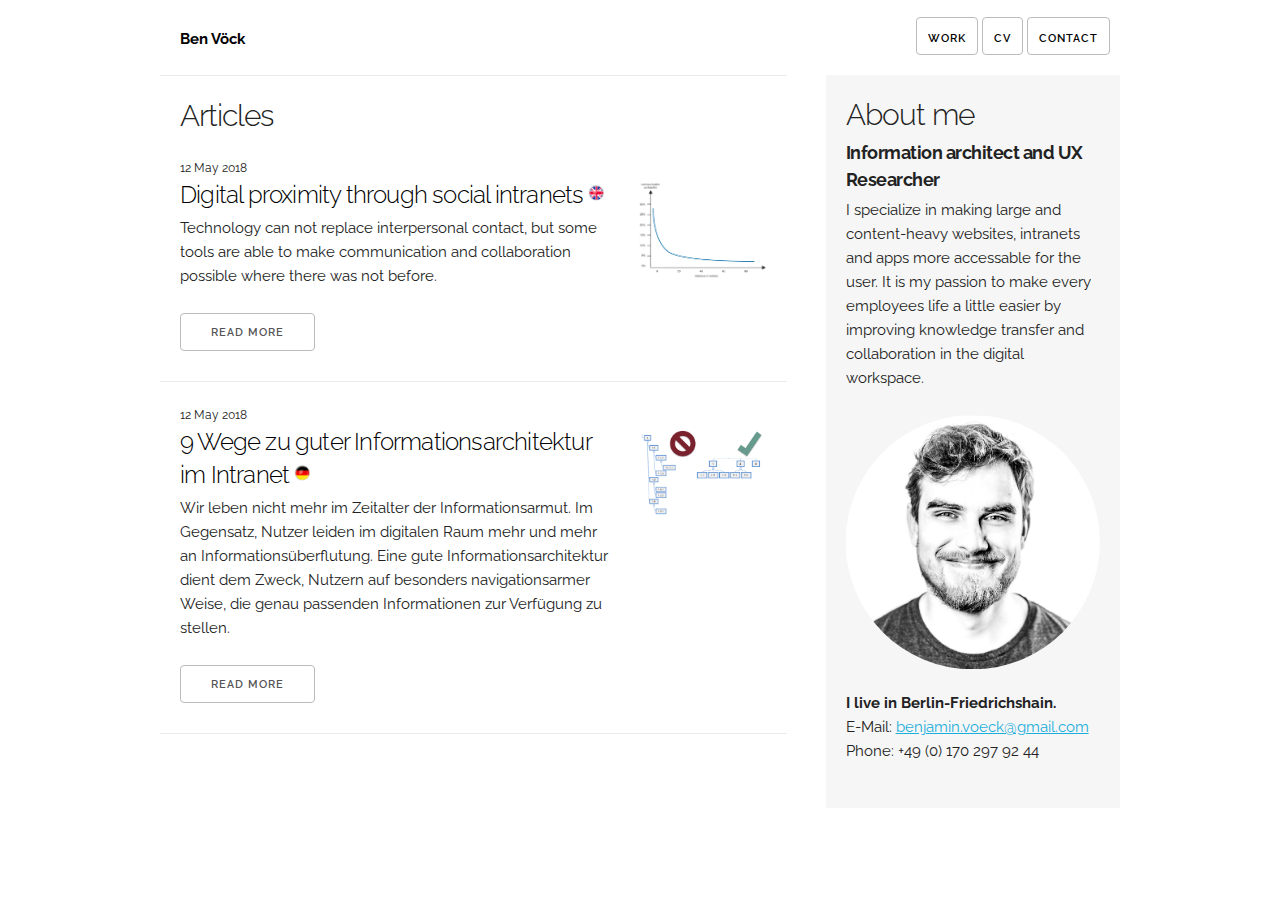
<file: index.html>
<!DOCTYPE html>
<html lang="en">
<head>

  <!-- Basic Page Needs
  –––––––––––––––––––––––––––––––––––––––––––––––––– -->
  <meta charset="utf-8">
  <title>Ben Vöck</title>
  <meta name="description" content="">
  <meta name="author" content="">

  <!-- Mobile Specific Metas
  –––––––––––––––––––––––––––––––––––––––––––––––––– -->
  <meta name="viewport" content="width=device-width, initial-scale=1">

  <!-- FONT
  –––––––––––––––––––––––––––––––––––––––––––––––––– -->
  <link href="//fonts.googleapis.com/css?family=Raleway:400,300,600" rel="stylesheet" type="text/css">

  <!-- CSS
  –––––––––––––––––––––––––––––––––––––––––––––––––– -->
  <link rel="stylesheet" href="css/normalize.css">
  <link rel="stylesheet" href="css/skeleton.css">

  <!-- Favicon
  –––––––––––––––––––––––––––––––––––––––––––––––––– -->
  <link rel="icon" type="image/png" href="images/favicon.png">

</head>
<body>

  <!-- Primary Page Layout
  –––––––––––––––––––––––––––––––––––––––––––––––––– -->
   <div class="container">
    <div id="navbar"> 
      <div class="header">
             <h6><strong><a href="index.html" style="color: black; text-decoration: none;">Ben Vöck</a></strong></h6>
           </div>
      <div id="navlinks">
        <ul>  
          <li><a href="pages/work.html" class="button" style="margin-top: 7px">Work</a></li> 
          <li><a href="work.html" class="button" style="margin-top: 7px">CV</a></li> 
          <li><a href="#contactme" class="button">Contact</a></li> 
        </ul> 
      </div>
    </div>
  </div>

    <div class="container">
      <div class="row">
        <div class="eight columns">

          <div class="row">
            <div class="box-headline">
            <div class="twelve columns">
              <h3>Articles</h3>
            </div>
          </div>
          </div>

          <div class="row" style="margin-top: -20px;">
          <div class="box-article">
            <div class="twelve columns">
              <small>12 May 2018</small>
            </div>
            <div class="row">
              <div class="nine columns">
                <h4 style="margin-top: 0px;"><a href="digitalproximity.html" style="color: black; text-decoration: none;">Digital proximity through social intranets</a><img src="images/gb64.png" width="27px" height="20px" alt="United Kingdom"/></h4>
                <p style="margin-top: -15px;">Technology can not replace interpersonal contact, but some tools are able to make communication and collaboration possible where there was not before.</p>
              </div>

              <div class="three columns">
                <img src="images/communication probability.png" width="100%" height="100%">
              </div>
              <div class="row">
                <div class="twelve columns">
                  <a href="digitalproximity.html" class="button">Read more</a>
                </div>
              </div>
            </div>
          </div>

          <div class="box-article">
            <div class="twelve columns">
              <small>12 May 2018</small>
            </div>
            <div class="row">
              <div class="nine columns">
                <h4><a href="9-tipps-ia.html" style="color: black; text-decoration: none;">9 Wege zu guter Informationsarchitektur im Intranet</a><img src="images/de64.png" width="27px" height="20px" alt="Deutschland" /></h4>
                <p style="margin-top: -15px;">Wir leben nicht mehr im Zeitalter der Informationsarmut. Im Gegensatz, Nutzer leiden im digitalen Raum mehr und mehr an Informationsüberflutung. Eine gute Informationsarchitektur dient dem Zweck, Nutzern auf besonders navigationsarmer Weise, die genau passenden Informationen zur Verfügung zu stellen.</p>
              </div>

              <div class="three columns">
                <img src="images/ia.png" width="100%" height="100%">
              </div>
              <div class="row">
                <div class="twelve columns">
                  <a href="9-tipps-ia.html" class="button">Read more</a>
                </div>
              </div>
            </div>
            </div>
          </div>

        </div>
        <div class="four columns">
        <div class="box-grey">
            <h3>About me</h3>
            <h5 style="margin-top: -15px;"><strong>Information architect and UX Researcher</strong></h5>
            <p style="margin-top: -15px;">I specialize in making large and content-heavy websites, intranets and apps more accessable for the user. It is my passion to make every employees life a little easier by improving knowledge transfer and collaboration in the digital workspace.</p>
            <img src="images/benv.jpg" width="100%" height="100%" class="clip-circle">
            <p><strong>I live in Berlin-Friedrichshain.</strong><br>E-Mail: <a href="mailto:benjamin.voeck@gmail.com">benjamin.voeck@gmail.com</a><br>Phone: +49 (0) 170 297 92 44</p>
          </div>
        </div>
      </div>
    </div>


<!-- End Document
  –––––––––––––––––––––––––––––––––––––––––––––––––– -->
</body>
</html>
</file>
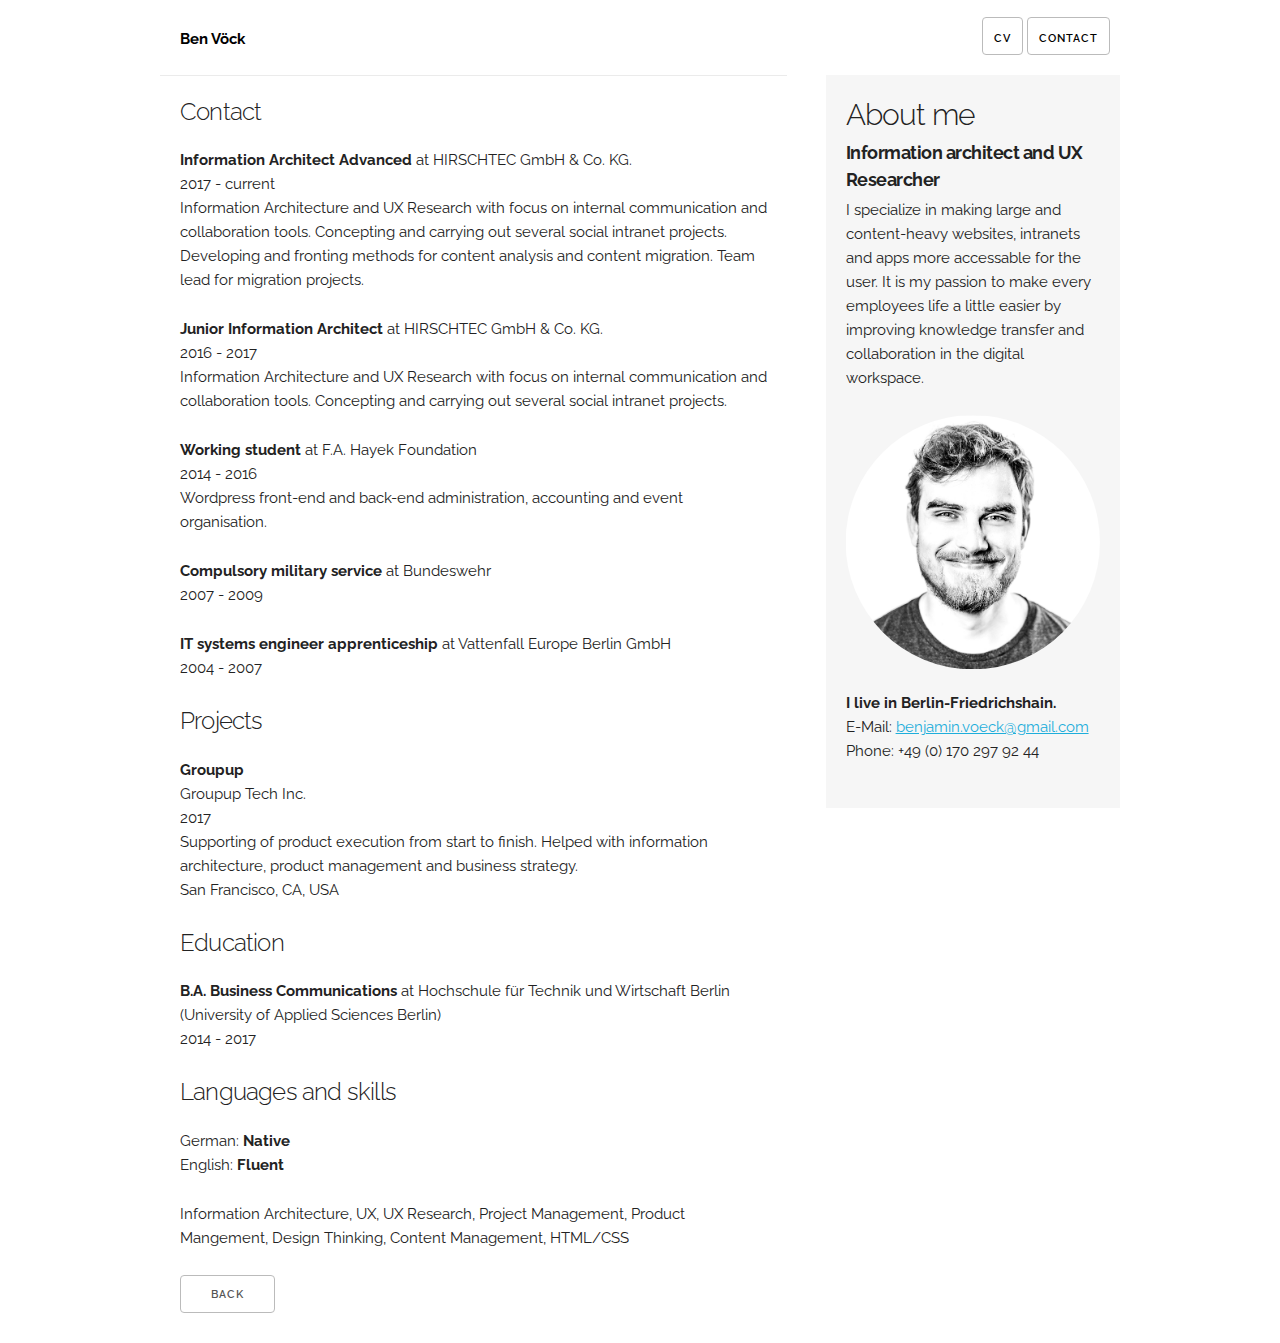
<file: contact.html>
<!DOCTYPE html>
<html lang="en">
<head>

  <!-- Basic Page Needs
  –––––––––––––––––––––––––––––––––––––––––––––––––– -->
  <meta charset="utf-8">
  <title>Ben Vöck</title>
  <meta name="description" content="">
  <meta name="author" content="">

  <!-- Mobile Specific Metas
  –––––––––––––––––––––––––––––––––––––––––––––––––– -->
  <meta name="viewport" content="width=device-width, initial-scale=1">

  <!-- FONT
  –––––––––––––––––––––––––––––––––––––––––––––––––– -->
  <link href="//fonts.googleapis.com/css?family=Raleway:400,300,600" rel="stylesheet" type="text/css">

  <!-- CSS
  –––––––––––––––––––––––––––––––––––––––––––––––––– -->
  <link rel="stylesheet" href="css/normalize.css">
  <link rel="stylesheet" href="css/skeleton.css">

  <!-- Favicon
  –––––––––––––––––––––––––––––––––––––––––––––––––– -->
  <link rel="icon" type="image/png" href="images/favicon.png">

</head>
<body>

  <!-- Primary Page Layout
  –––––––––––––––––––––––––––––––––––––––––––––––––– -->
   <div class="container">
    <div id="navbar"> 
      <div class="header">
             <h6><strong><a href="index.html" style="color: black; text-decoration: none;">Ben Vöck</a></strong></h6>
           </div>
      <div id="navlinks">
        <ul>  
          <li><a href="pages/work.html" class="button" style="margin-top: 7px">CV</a></li> 
          <li><a href="#contactme" class="button">Contact</a></li> 
        </ul> 
      </div>
    </div>
  </div>

    <div class="container">
      <div class="row">
        <div class="eight columns">
          <div class="box-headline">

            <div class="row">
              <div class="twelve columns">
                <h4>Contact</h4>
                <p style="margin-top: 0px;"><strong>Information Architect Advanced</strong> at HIRSCHTEC GmbH & Co. KG. <br> 2017 - current<br>
                Information Architecture and UX Research with focus on internal communication and collaboration tools. Concepting and carrying out several social intranet projects. Developing and fronting methods for content analysis and content migration. Team lead for migration projects.</p>

                <p style="margin-top: 0px;"><strong>Junior Information Architect</strong> at HIRSCHTEC GmbH & Co. KG. <br> 2016 - 2017<br>
                Information Architecture and UX Research with focus on internal communication and collaboration tools. Concepting and carrying out several social intranet projects.</p>

                <p style="margin-top: 0px;"><strong>Working student</strong> at F.A. Hayek Foundation<br> 2014 - 2016<br>
                Wordpress front-end and back-end administration, accounting and event organisation.</p>

                <p style="margin-top: 0px;"><strong>Compulsory military service</strong> at Bundeswehr<br> 2007 - 2009<br>
                </p>

                <p style="margin-top: 0px;"><strong>IT systems engineer apprenticeship</strong> at Vattenfall Europe Berlin GmbH<br> 2004 - 2007<br>
                </p>

                <h4>Projects</h4>
                <p style="margin-top: 0px;"><strong>Groupup</strong><br>Groupup Tech Inc.<br> 2017<br>
                Supporting of product execution from start to finish. Helped with information architecture, product management and business strategy.<br> San Francisco, CA, USA<br></p>
              

                <h4>Education</h4>
                <p style="margin-top: 0px;"><strong>B.A. Business Communications</strong> at Hochschule für Technik und Wirtschaft Berlin (University of Applied Sciences Berlin)<br> 2014 - 2017<br>
                </p>

                <h4>Languages and skills</h4>
                <p style="margin-top: 0px;">German: <strong>Native</strong><br>English: <strong>Fluent</strong></p><p>Information Architecture, UX, UX Research, Project Management, Product Mangement, Design Thinking, Content Management, HTML/CSS
                </p>

              </div>

              <div class="row">
                <div class="twelve columns">
                  <a href="index.html" class="button">Back</a>
                </div>
              </div>
            </div>
          </div>
        </div>

        <div class="four columns">
         <div class="box-grey">
            <h3>About me</h3>
            <h5 style="margin-top: -15px;"><strong>Information architect and UX Researcher</strong></h5>
            <p style="margin-top: -15px;">I specialize in making large and content-heavy websites, intranets and apps more accessable for the user. It is my passion to make every employees life a little easier by improving knowledge transfer and collaboration in the digital workspace.</p>
            <img src="images/benv.jpg" width="100%" height="100%" class="clip-circle">
            <p><strong>I live in Berlin-Friedrichshain.</strong><br>E-Mail: <a href="mailto:benjamin.voeck@gmail.com">benjamin.voeck@gmail.com</a><br>Phone: +49 (0) 170 297 92 44</p>
          </div>
        </div>
      </div>
    </div>


<!-- End Document
  –––––––––––––––––––––––––––––––––––––––––––––––––– -->
</body>
</html>
</file>
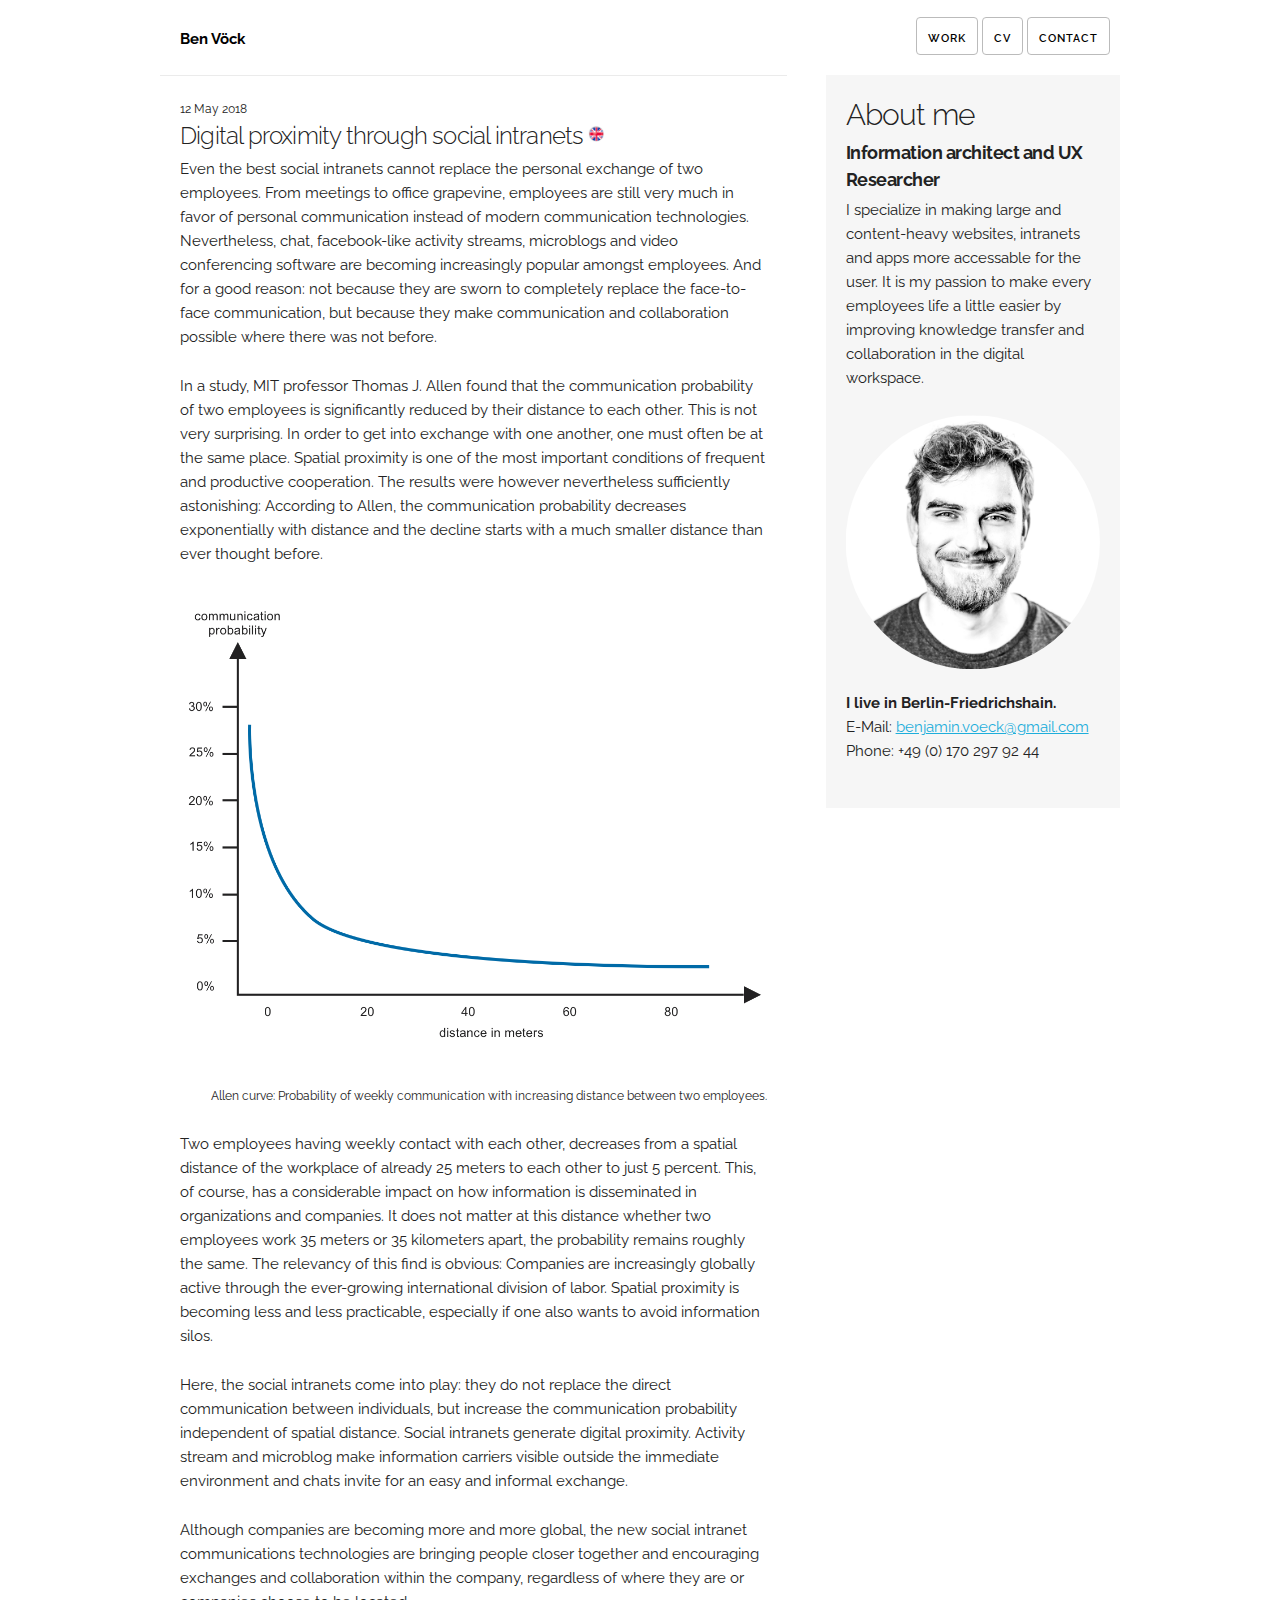
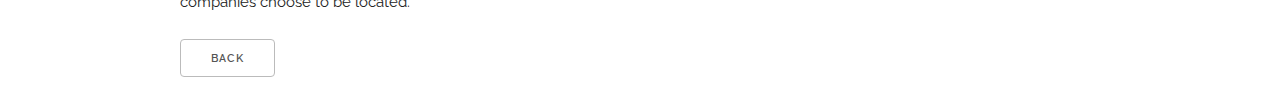
<file: digitalproximity.html>
<!DOCTYPE html>
<html lang="en">
<head>

  <!-- Basic Page Needs
  –––––––––––––––––––––––––––––––––––––––––––––––––– -->
  <meta charset="utf-8">
  <title>Ben Vöck</title>
  <meta name="description" content="">
  <meta name="author" content="">

  <!-- Mobile Specific Metas
  –––––––––––––––––––––––––––––––––––––––––––––––––– -->
  <meta name="viewport" content="width=device-width, initial-scale=1">

  <!-- FONT
  –––––––––––––––––––––––––––––––––––––––––––––––––– -->
  <link href="//fonts.googleapis.com/css?family=Raleway:400,300,600" rel="stylesheet" type="text/css">

  <!-- CSS
  –––––––––––––––––––––––––––––––––––––––––––––––––– -->
  <link rel="stylesheet" href="css/normalize.css">
  <link rel="stylesheet" href="css/skeleton.css">

  <!-- Favicon
  –––––––––––––––––––––––––––––––––––––––––––––––––– -->
  <link rel="icon" type="image/png" href="images/favicon.png">

</head>
<body>

  <!-- Primary Page Layout
  –––––––––––––––––––––––––––––––––––––––––––––––––– -->
   <div class="container">
    <div id="navbar"> 
      <div class="header">
             <h6><strong><a href="index.html" style="color: black; text-decoration: none;">Ben Vöck</a></strong></h6>
           </div>
      <div id="navlinks">
        <ul>  
          <li><a href="pages/work.html" class="button" style="margin-top: 7px">Work</a></li> 
          <li><a href="pages/work.html" class="button" style="margin-top: 7px">CV</a></li> 
          <li><a href="#contactme" class="button">Contact</a></li> 
        </ul> 
      </div>
    </div>
  </div>

    <div class="container">
      <div class="row">
        <div class="eight columns">
          <div class="box-headline">
            <div class="twelve columns">
              <small>12 May 2018</small>
            </div>
            <div class="row">
              <div class="twelve columns">
                <h4>Digital proximity through social intranets<img src="images/gb64.png" width="27px" height="20px" alt="United Kingdom" /></h4>
                <p style="margin-top: -15px;">Even the best social intranets cannot replace the personal exchange of two employees. From meetings to office grapevine, employees are still very much in favor of personal communication instead of modern communication technologies. Nevertheless, chat, facebook-like activity streams, microblogs and video conferencing software are becoming increasingly popular amongst employees. And for a good reason: not because they are sworn to completely replace the face-to-face communication, but because they make communication and collaboration possible where there was not before.</p><p>In a study, MIT professor Thomas J. Allen found that the communication probability of two employees is significantly reduced by their distance to each other. This is not very surprising. In order to get into exchange with one another, one must often be at the same place. Spatial proximity is one of the most important conditions of frequent and productive cooperation. The results were however nevertheless sufficiently astonishing: According to Allen, the communication probability decreases exponentially with distance and the decline starts with a much smaller distance than ever thought before.</p>
                <img src="images/communication probability.png" width="100%" height="100%">
                <p style="text-align: right"><small>Allen curve: Probability of weekly communication with increasing distance between two employees.</small></p>
                <p>Two employees having weekly contact with each other, decreases from a spatial distance of the workplace of already 25 meters to each other to just 5 percent. This, of course, has a considerable impact on how information is disseminated in organizations and companies. It does not matter at this distance whether two employees work 35 meters or 35 kilometers apart, the probability remains roughly the same. The relevancy of this find is obvious: Companies are increasingly globally active through the ever-growing international division of labor. Spatial proximity is becoming less and less practicable, especially if one also wants to avoid information silos.</p><p>Here, the social intranets come into play: they do not replace the direct communication between individuals, but increase the communication probability independent of spatial distance. Social intranets generate digital proximity. Activity stream and microblog make information carriers visible outside the immediate environment and chats invite for an easy and informal exchange.</p><p>Although companies are becoming more and more global, the new social intranet communications technologies are bringing people closer together and encouraging exchanges and collaboration within the company, regardless of where they are or companies choose to be located.</p>

              </div>

              <div class="row">
                <div class="twelve columns">
                  <a href="index.html" class="button">Back</a>
                </div>
              </div>
            </div>
          </div>
        </div>

        <div class="four columns">
         <div class="box-grey">
            <h3>About me</h3>
            <h5 style="margin-top: -15px;"><strong>Information architect and UX Researcher</strong></h5>
            <p style="margin-top: -15px;">I specialize in making large and content-heavy websites, intranets and apps more accessable for the user. It is my passion to make every employees life a little easier by improving knowledge transfer and collaboration in the digital workspace.</p>
            <img src="images/benv.jpg" width="100%" height="100%" class="clip-circle">
            <p><strong>I live in Berlin-Friedrichshain.</strong><br>E-Mail: <a href="mailto:benjamin.voeck@gmail.com">benjamin.voeck@gmail.com</a><br>Phone: +49 (0) 170 297 92 44</p>
          </div>
        </div>
      </div>
    </div>


<!-- End Document
  –––––––––––––––––––––––––––––––––––––––––––––––––– -->
</body>
</html>
</file>
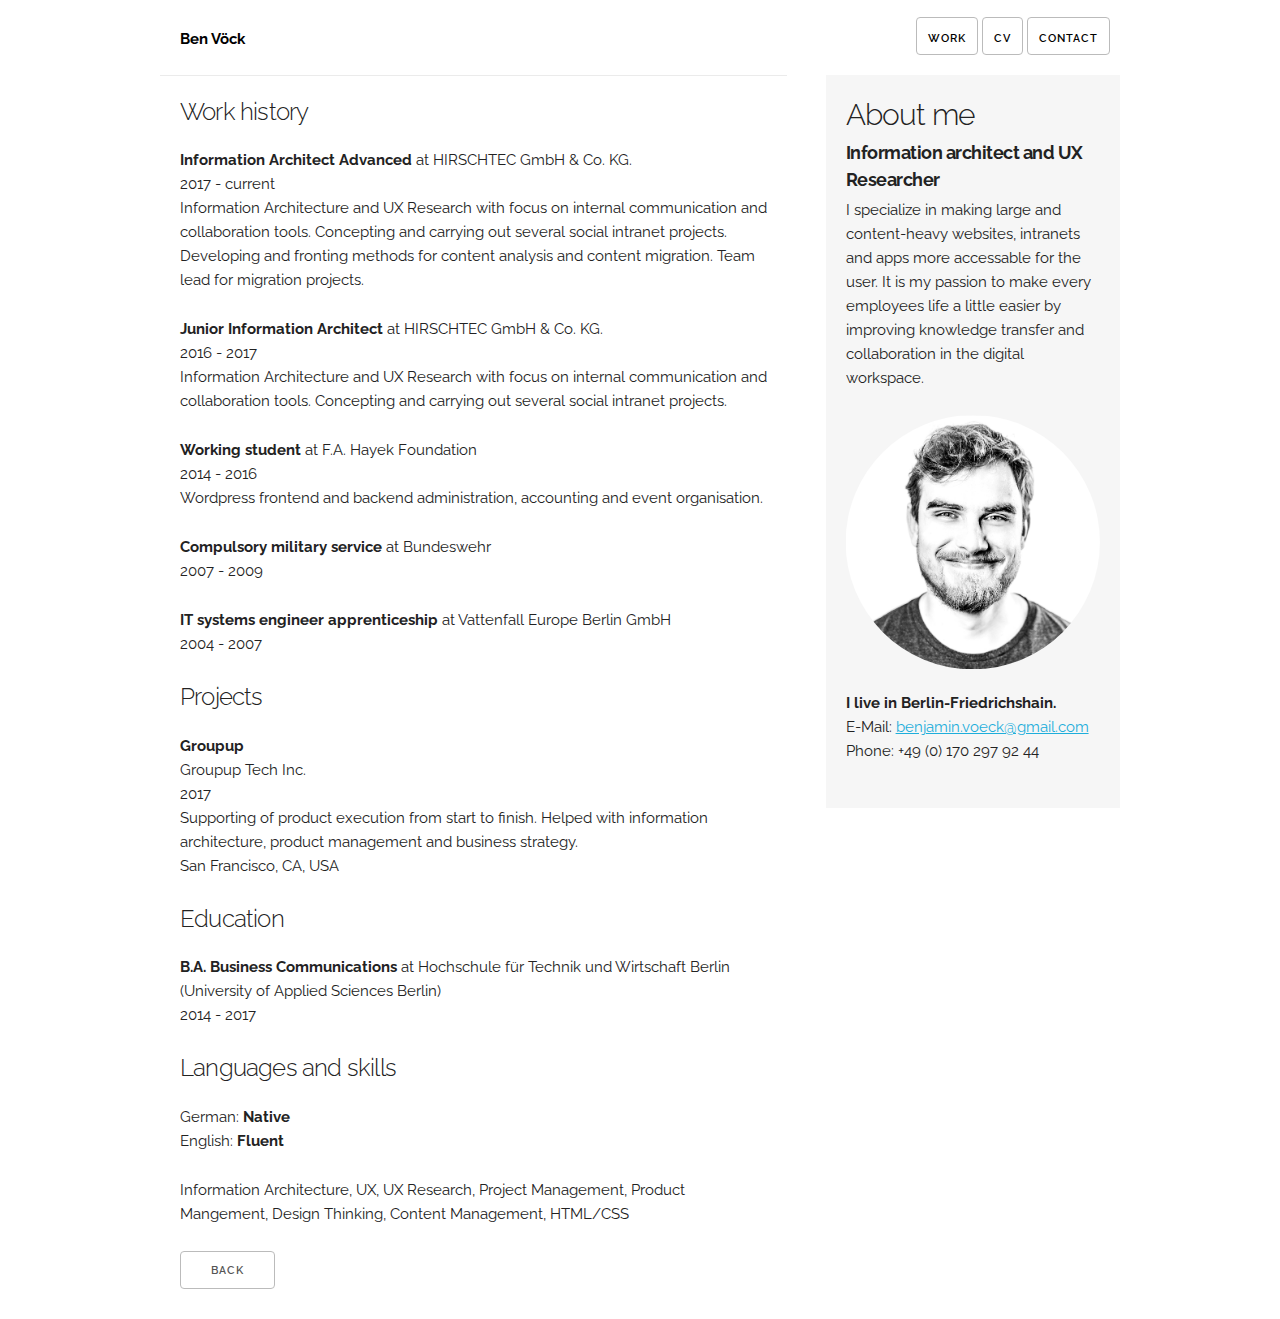
<file: work.html>
<!DOCTYPE html>
<html lang="en">
<head>

  <!-- Basic Page Needs
  –––––––––––––––––––––––––––––––––––––––––––––––––– -->
  <meta charset="utf-8">
  <title>Ben Vöck</title>
  <meta name="description" content="">
  <meta name="author" content="">

  <!-- Mobile Specific Metas
  –––––––––––––––––––––––––––––––––––––––––––––––––– -->
  <meta name="viewport" content="width=device-width, initial-scale=1">

  <!-- FONT
  –––––––––––––––––––––––––––––––––––––––––––––––––– -->
  <link href="//fonts.googleapis.com/css?family=Raleway:400,300,600" rel="stylesheet" type="text/css">

  <!-- CSS
  –––––––––––––––––––––––––––––––––––––––––––––––––– -->
  <link rel="stylesheet" href="css/normalize.css">
  <link rel="stylesheet" href="css/skeleton.css">

  <!-- Favicon
  –––––––––––––––––––––––––––––––––––––––––––––––––– -->
  <link rel="icon" type="image/png" href="images/favicon.png">

</head>
<body>

  <!-- Primary Page Layout
  –––––––––––––––––––––––––––––––––––––––––––––––––– -->
   <div class="container">
    <div id="navbar"> 
      <div class="header">
             <h6><strong><a href="index.html" style="color: black; text-decoration: none;">Ben Vöck</a></strong></h6>
           </div>
      <div id="navlinks">
        <ul>  
          <li><a href="pages/work.html" class="button" style="margin-top: 7px">Work</a></li> 
          <li><a href="pages/work.html" class="button" style="margin-top: 7px">CV</a></li> 
          <li><a href="#contactme" class="button">Contact</a></li> 
        </ul> 
      </div>
    </div>
  </div>

    <div class="container">
      <div class="row">
        <div class="eight columns">
          <div class="box-headline">

            <div class="row">
              <div class="twelve columns">
                <h4>Work history</h4>
                <p style="margin-top: 0px;"><strong>Information Architect Advanced</strong> at HIRSCHTEC GmbH & Co. KG. <br> 2017 - current<br>
                Information Architecture and UX Research with focus on internal communication and collaboration tools. Concepting and carrying out several social intranet projects. Developing and fronting methods for content analysis and content migration. Team lead for migration projects.</p>

                <p style="margin-top: 0px;"><strong>Junior Information Architect</strong> at HIRSCHTEC GmbH & Co. KG. <br> 2016 - 2017<br>
                Information Architecture and UX Research with focus on internal communication and collaboration tools. Concepting and carrying out several social intranet projects.</p>

                <p style="margin-top: 0px;"><strong>Working student</strong> at F.A. Hayek Foundation<br> 2014 - 2016<br>
                Wordpress frontend and backend administration, accounting and event organisation.</p>

                <p style="margin-top: 0px;"><strong>Compulsory military service</strong> at Bundeswehr<br> 2007 - 2009<br>
                </p>

                <p style="margin-top: 0px;"><strong>IT systems engineer apprenticeship</strong> at Vattenfall Europe Berlin GmbH<br> 2004 - 2007<br>
                </p>

                <h4>Projects</h4>
                <p style="margin-top: 0px;"><strong>Groupup</strong><br>Groupup Tech Inc.<br> 2017<br>
                Supporting of product execution from start to finish. Helped with information architecture, product management and business strategy.<br> San Francisco, CA, USA<br></p>
              

                <h4>Education</h4>
                <p style="margin-top: 0px;"><strong>B.A. Business Communications</strong> at Hochschule für Technik und Wirtschaft Berlin (University of Applied Sciences Berlin)<br> 2014 - 2017<br>
                </p>

                <h4>Languages and skills</h4>
                <p style="margin-top: 0px;">German: <strong>Native</strong><br>English: <strong>Fluent</strong></p><p>Information Architecture, UX, UX Research, Project Management, Product Mangement, Design Thinking, Content Management, HTML/CSS
                </p>

              </div>

              <div class="row">
                <div class="twelve columns">
                  <a href="index.html" class="button">Back</a>
                </div>
              </div>
            </div>
          </div>
        </div>

        <div class="four columns">
          <div class="box-grey">
            <h3>About me</h3>
            <h5 style="margin-top: -15px;"><strong>Information architect and UX Researcher</strong></h5>
            <p style="margin-top: -15px;">I specialize in making large and content-heavy websites, intranets and apps more accessable for the user. It is my passion to make every employees life a little easier by improving knowledge transfer and collaboration in the digital workspace.</p>
            <img src="images/benv.jpg" width="100%" height="100%" class="clip-circle">
            <p><strong>I live in Berlin-Friedrichshain.</strong><br>E-Mail: <a href="mailto:benjamin.voeck@gmail.com">benjamin.voeck@gmail.com</a><br>Phone: +49 (0) 170 297 92 44</p>
          </div>
        </div>
      </div>
    </div>


<!-- End Document
  –––––––––––––––––––––––––––––––––––––––––––––––––– -->
</body>
</html>
</file>
<file: css/skeleton.css>
/*
* Skeleton V2.0.4
* Copyright 2014, Dave Gamache
* www.getskeleton.com
* Free to use under the MIT license.
* http://www.opensource.org/licenses/mit-license.php
* 12/29/2014
*/


/* Table of contents
––––––––––––––––––––––––––––––––––––––––––––––––––
- Grid
- Base Styles
- Typography
- Links
- Buttons
- Forms
- Lists
- Code
- Tables
- Spacing
- Utilities
- Clearing
- Media Queries
*/


/* Grid
–––––––––––––––––––––––––––––––––––––––––––––––––– */
.container {
  position: relative;
  width: 100%;
  max-width: 960px;
  margin: 0 auto;
  padding: 0 0px;
  box-sizing: border-box; }

.header {
    margin: 0; 
  padding: 27px 0 0 20px; 
  float: left;
}

.column,
.columns {
  width: 100%;
  float: left;
  box-sizing: border-box; }

.box-headline {
  border-top: 1px solid #EBEBEB;
  margin-bottom: -20px;
  padding: 20px;
}

.box-article {
  border-top: 0px solid #EBEBEB;
  border-bottom: 1px solid #EBEBEB;
  margin: 0px 0px 0px 0px;
  padding: 20px;
}

.box-grey {
  background-color: #F6F6F6;
  margin: 0px 0px 0px 0px;
  padding: 20px;
}

.clip-circle{
  clip-path: circle(50% at center);
}

#navbar {
  height: 45px;
  width: 100%;
  border-bottom: 0px solid #EBEBEB;
}

#navlinks {
float: right;
}

#navbar ul { 
  margin: 0; 
  padding: 10px; 
  list-style-type: none; 
  text-align: center; 
  } 
 
#navbar ul li {  
  display: inline; 
  } 
 
#navbar ul li a { 
  text-decoration: none; 
  padding: .2em 1em; 
  color: #000; 
  } 
 
#navbar ul li a:hover { 
  color: #aaa; 
  } 

/* For devices larger than 400px */
@media (min-width: 400px) {
  .container {
    width: 100%;
    padding: 0; }
}

/* For devices larger than 550px */
@media (min-width: 550px) {
  .container {
    width: 100%; }
  .column,
  .columns {
    margin-left: 4%; }
  .column:first-child,
  .columns:first-child {
    margin-left: 0; }

  .one.column,
  .one.columns                    { width: 4.66666666667%; }
  .two.columns                    { width: 13.3333333333%; }
  .three.columns                  { width: 22%;            }
  .four.columns                   { width: 30.6666666667%; }
  .five.columns                   { width: 39.3333333333%; }
  .six.columns                    { width: 48%;            }
  .seven.columns                  { width: 56.6666666667%; }
  .eight.columns                  { width: 65.3333333333%; }
  .nine.columns                   { width: 74.0%;          }
  .ten.columns                    { width: 82.6666666667%; }
  .eleven.columns                 { width: 91.3333333333%; }
  .twelve.columns                 { width: 100%; margin-left: 0; }

  .one-third.column               { width: 30.6666666667%; }
  .two-thirds.column              { width: 65.3333333333%; }

  .one-half.column                { width: 48%; }

  /* Offsets */
  .offset-by-one.column,
  .offset-by-one.columns          { margin-left: 8.66666666667%; }
  .offset-by-two.column,
  .offset-by-two.columns          { margin-left: 17.3333333333%; }
  .offset-by-three.column,
  .offset-by-three.columns        { margin-left: 26%;            }
  .offset-by-four.column,
  .offset-by-four.columns         { margin-left: 34.6666666667%; }
  .offset-by-five.column,
  .offset-by-five.columns         { margin-left: 43.3333333333%; }
  .offset-by-six.column,
  .offset-by-six.columns          { margin-left: 52%;            }
  .offset-by-seven.column,
  .offset-by-seven.columns        { margin-left: 60.6666666667%; }
  .offset-by-eight.column,
  .offset-by-eight.columns        { margin-left: 69.3333333333%; }
  .offset-by-nine.column,
  .offset-by-nine.columns         { margin-left: 78.0%;          }
  .offset-by-ten.column,
  .offset-by-ten.columns          { margin-left: 86.6666666667%; }
  .offset-by-eleven.column,
  .offset-by-eleven.columns       { margin-left: 95.3333333333%; }

  .offset-by-one-third.column,
  .offset-by-one-third.columns    { margin-left: 34.6666666667%; }
  .offset-by-two-thirds.column,
  .offset-by-two-thirds.columns   { margin-left: 69.3333333333%; }

  .offset-by-one-half.column,
  .offset-by-one-half.columns     { margin-left: 52%; }

}


/* Base Styles
–––––––––––––––––––––––––––––––––––––––––––––––––– */
/* NOTE
html is set to 62.5% so that all the REM measurements throughout Skeleton
are based on 10px sizing. So basically 1.5rem = 15px :) */
html {
  font-size: 62.5%; }
body {
  font-size: 1.5em; /* currently ems cause chrome bug misinterpreting rems on body element */
  line-height: 1.6;
  font-weight: 400;
  font-family: "Raleway", "HelveticaNeue", "Helvetica Neue", Helvetica, Arial, sans-serif;
  color: #222; }


/* Typography
–––––––––––––––––––––––––––––––––––––––––––––––––– */
h1, h2, h3, h4, h5, h6 {
  margin-top: 0;
  margin-bottom: 2rem;
  font-weight: 300; }
h1 { font-size: 4.0rem; line-height: 1.2;  letter-spacing: -.1rem;}
h2 { font-size: 3.6rem; line-height: 1.25; letter-spacing: -.1rem; }
h3 { font-size: 3.0rem; line-height: 1.3;  letter-spacing: -.1rem; }
h4 { font-size: 2.4rem; line-height: 1.35; letter-spacing: -.08rem; }
h5 { font-size: 1.8rem; line-height: 1.5;  letter-spacing: -.05rem; }
h6 { font-size: 1.5rem; line-height: 1.6;  letter-spacing: 0; }

}

p {
  margin-top: 0; }


/* Links
–––––––––––––––––––––––––––––––––––––––––––––––––– */
a {
  color: #1EAEDB; }
a:hover {
  color: #0FA0CE; }


/* Buttons
–––––––––––––––––––––––––––––––––––––––––––––––––– */
.button,
button,
input[type="submit"],
input[type="reset"],
input[type="button"] {
  display: inline-block;
  height: 38px;
  padding: 0 30px;
  color: #555;
  text-align: center;
  font-size: 11px;
  font-weight: 600;
  line-height: 38px;
  letter-spacing: .1rem;
  text-transform: uppercase;
  text-decoration: none;
  white-space: nowrap;
  background-color: transparent;
  border-radius: 4px;
  border: 1px solid #bbb;
  cursor: pointer;
  box-sizing: border-box; }
.button:hover,
button:hover,
input[type="submit"]:hover,
input[type="reset"]:hover,
input[type="button"]:hover,
.button:focus,
button:focus,
input[type="submit"]:focus,
input[type="reset"]:focus,
input[type="button"]:focus {
  color: #333;
  border-color: #888;
  outline: 0; }
.button.button-primary,
button.button-primary,
input[type="submit"].button-primary,
input[type="reset"].button-primary,
input[type="button"].button-primary {
  color: #FFF;
  background-color: #33C3F0;
  border-color: #33C3F0; }
.button.button-primary:hover,
button.button-primary:hover,
input[type="submit"].button-primary:hover,
input[type="reset"].button-primary:hover,
input[type="button"].button-primary:hover,
.button.button-primary:focus,
button.button-primary:focus,
input[type="submit"].button-primary:focus,
input[type="reset"].button-primary:focus,
input[type="button"].button-primary:focus {
  color: #FFF;
  background-color: #1EAEDB;
  border-color: #1EAEDB; }


/* Forms
–––––––––––––––––––––––––––––––––––––––––––––––––– */
input[type="email"],
input[type="number"],
input[type="search"],
input[type="text"],
input[type="tel"],
input[type="url"],
input[type="password"],
textarea,
select {
  height: 38px;
  padding: 6px 10px; /* The 6px vertically centers text on FF, ignored by Webkit */
  background-color: #fff;
  border: 1px solid #D1D1D1;
  border-radius: 4px;
  box-shadow: none;
  box-sizing: border-box; }
/* Removes awkward default styles on some inputs for iOS */
input[type="email"],
input[type="number"],
input[type="search"],
input[type="text"],
input[type="tel"],
input[type="url"],
input[type="password"],
textarea {
  -webkit-appearance: none;
     -moz-appearance: none;
          appearance: none; }
textarea {
  min-height: 65px;
  padding-top: 6px;
  padding-bottom: 6px; }
input[type="email"]:focus,
input[type="number"]:focus,
input[type="search"]:focus,
input[type="text"]:focus,
input[type="tel"]:focus,
input[type="url"]:focus,
input[type="password"]:focus,
textarea:focus,
select:focus {
  border: 1px solid #33C3F0;
  outline: 0; }
label,
legend {
  display: block;
  margin-bottom: .5rem;
  font-weight: 600; }
fieldset {
  padding: 0;
  border-width: 0; }
input[type="checkbox"],
input[type="radio"] {
  display: inline; }
label > .label-body {
  display: inline-block;
  margin-left: .5rem;
  font-weight: normal; }


/* Lists
–––––––––––––––––––––––––––––––––––––––––––––––––– */
ul {
  list-style: circle inside; }
ol {
  list-style: decimal inside; }
ol, ul {
  padding-left: 0;
  margin-top: 0; }
ul ul,
ul ol,
ol ol,
ol ul {
  margin: 1.5rem 0 1.5rem 3rem;
  font-size: 90%; }
li {
  margin-bottom: 1rem; }


/* Code
–––––––––––––––––––––––––––––––––––––––––––––––––– */
code {
  padding: .2rem .5rem;
  margin: 0 .2rem;
  font-size: 90%;
  white-space: nowrap;
  background: #F1F1F1;
  border: 1px solid #E1E1E1;
  border-radius: 4px; }
pre > code {
  display: block;
  padding: 1rem 1.5rem;
  white-space: pre; }


/* Tables
–––––––––––––––––––––––––––––––––––––––––––––––––– */
th,
td {
  padding: 12px 15px;
  text-align: left;
  border-bottom: 1px solid #E1E1E1; }
th:first-child,
td:first-child {
  padding-left: 0; }
th:last-child,
td:last-child {
  padding-right: 0; }


/* Spacing
–––––––––––––––––––––––––––––––––––––––––––––––––– */
button,
.button {
  margin-bottom: 1rem; }
input,
textarea,
select,
fieldset {
  margin-bottom: 1.5rem; }
pre,
blockquote,
dl,
figure,
table,
p,
ul,
ol,
form {
  margin-bottom: 2.5rem; }


/* Utilities
–––––––––––––––––––––––––––––––––––––––––––––––––– */
.u-full-width {
  width: 100%;
  box-sizing: border-box; }
.u-max-full-width {
  max-width: 100%;
  box-sizing: border-box; }
.u-pull-right {
  float: right; }
.u-pull-left {
  float: left; }


/* Misc
–––––––––––––––––––––––––––––––––––––––––––––––––– */
hr {
  margin-top: 3rem;
  margin-bottom: 3.5rem;
  border-width: 0;
  border-top: 1px solid #E1E1E1; }


/* Clearing
–––––––––––––––––––––––––––––––––––––––––––––––––– */

/* Self Clearing Goodness */
.container:after,
.row:after,
.u-cf {
  content: "";
  display: table;
  clear: both; }


/* Media Queries
–––––––––––––––––––––––––––––––––––––––––––––––––– */
/*
Note: The best way to structure the use of media queries is to create the queries
near the relevant code. For example, if you wanted to change the styles for buttons
on small devices, paste the mobile query code up in the buttons section and style it
there.
*/


/* Larger than mobile */
@media (min-width: 400px) {}

/* Larger than phablet (also point when grid becomes active) */
@media (min-width: 550px) {}

/* Larger than tablet */
@media (min-width: 750px) {}

/* Larger than desktop */
@media (min-width: 1000px) {}

/* Larger than Desktop HD */
@media (min-width: 1200px) {}
</file>
